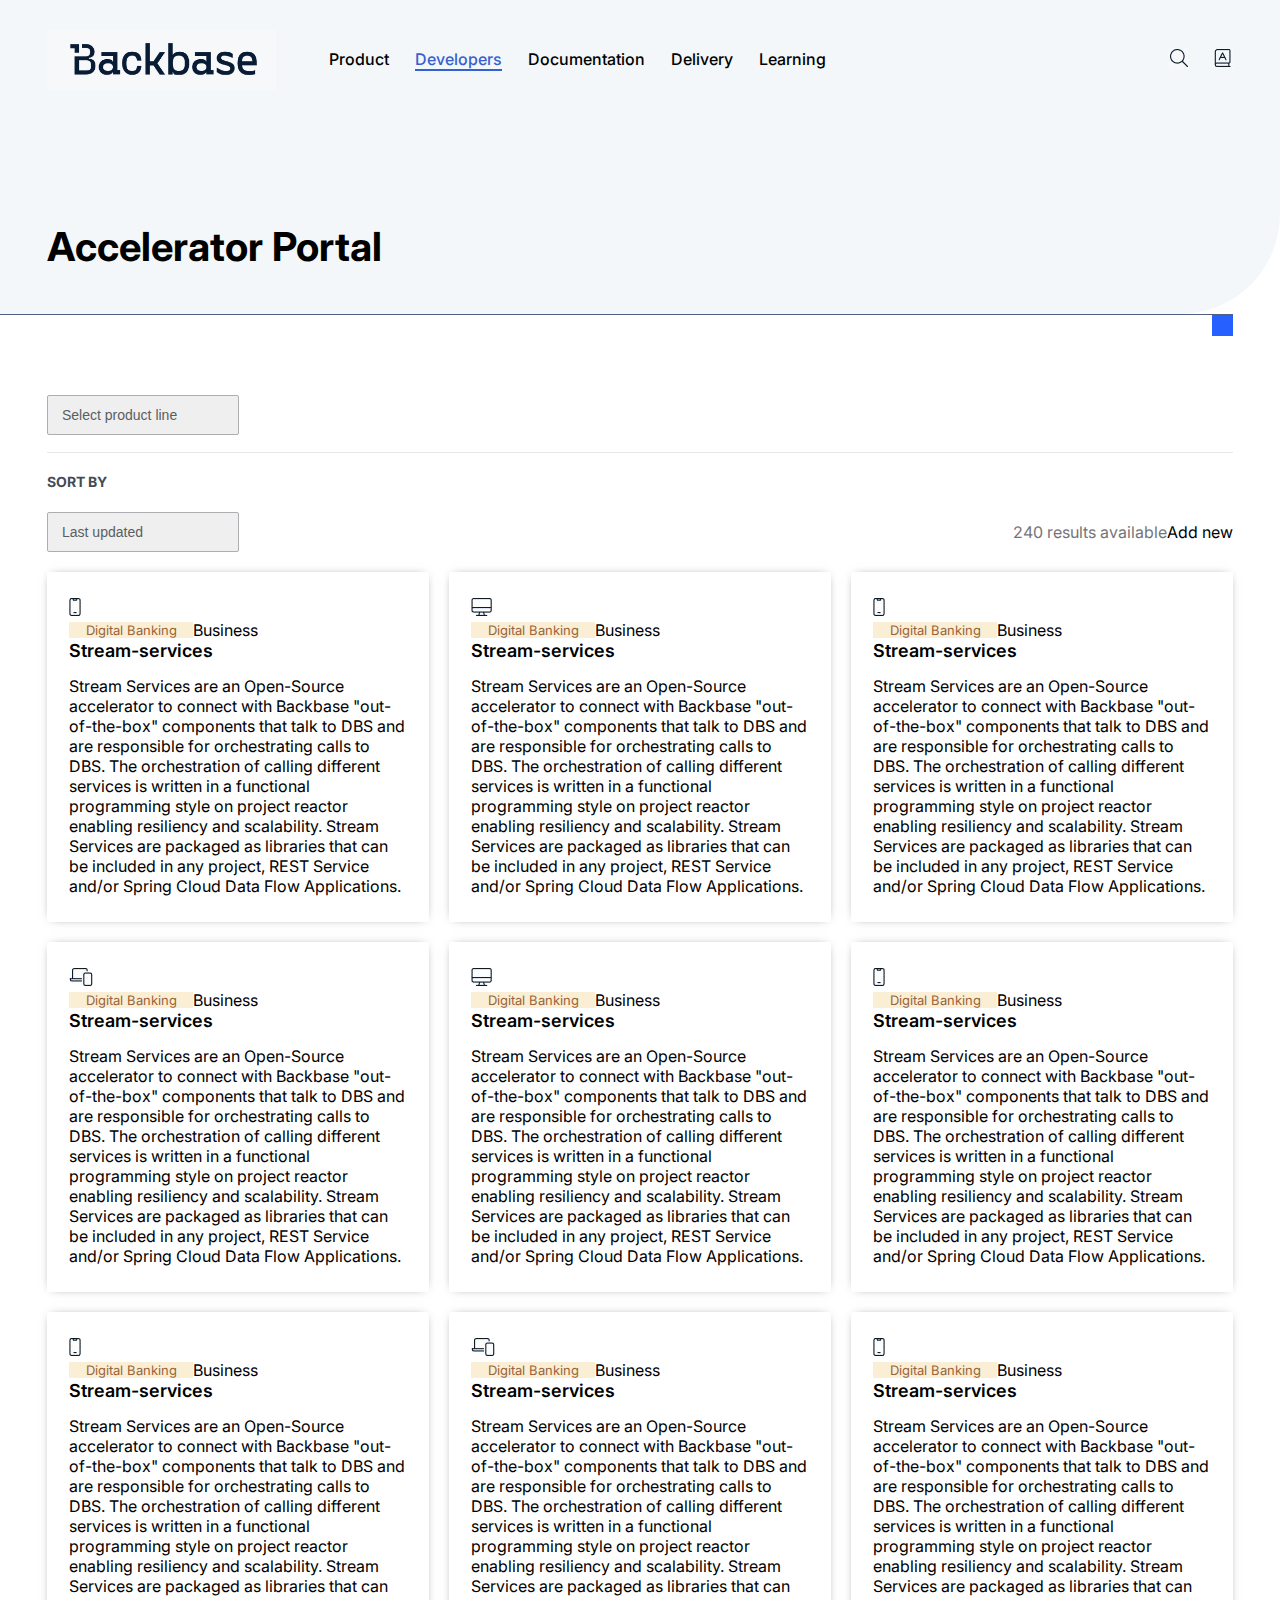
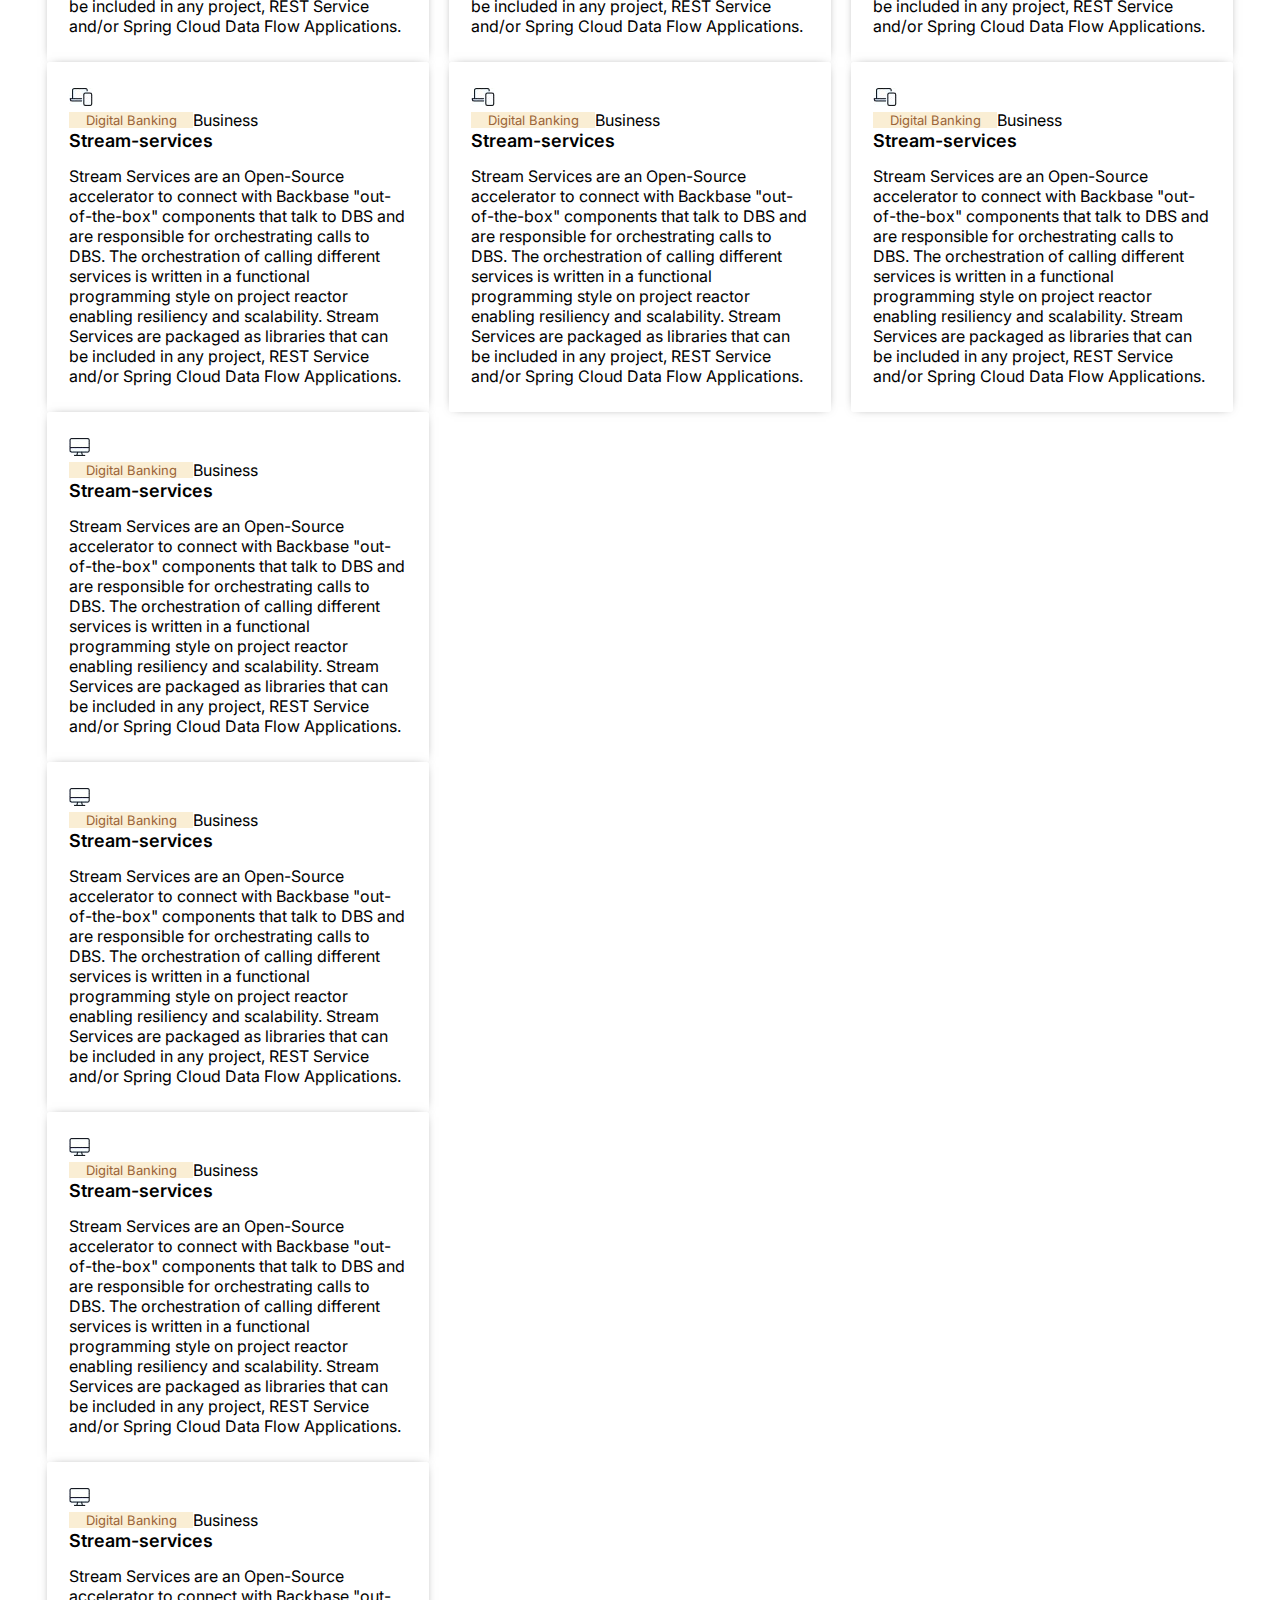
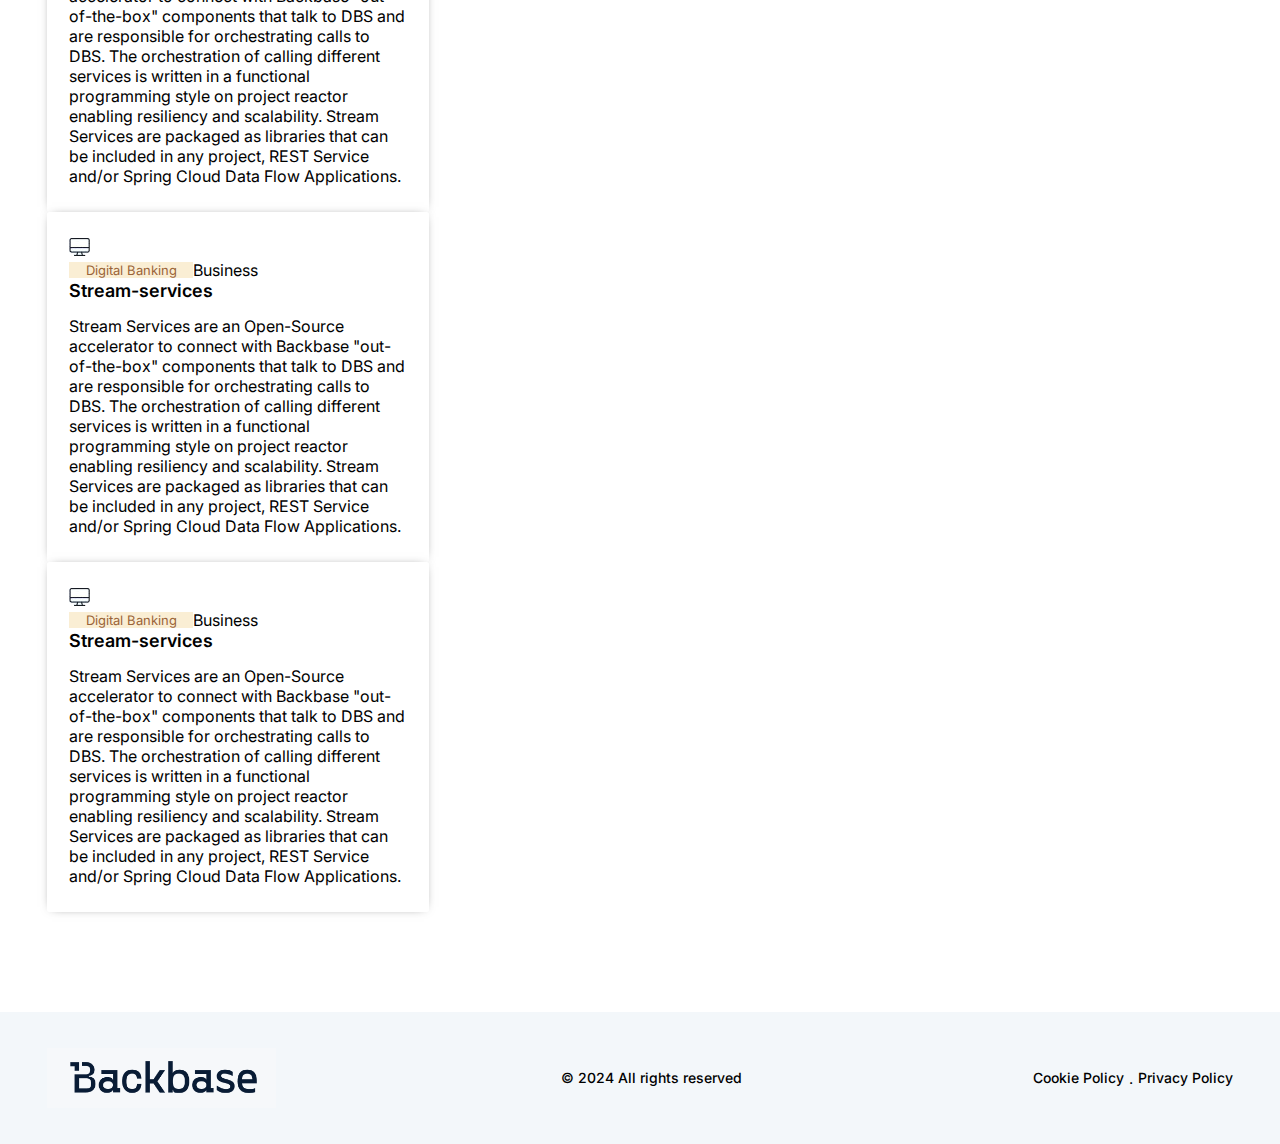
<file: index.html>
<!DOCTYPE html>
<html lang="en">

<head>
    <meta charset="UTF-8">
    <meta name="viewport" content="width= , initial-scale=1.0">
    <link rel="stylesheet" href="./css/style.css">
    <link rel="stylesheet" href="./css/responsive.css">
    <title> ACCELERATOR PORTAL </title>
</head>

<body>

<header>
<div class="container">
<div class="nav">
     <input type="checkbox" id="nav-check">
    <div class="nav-header">
                    <div class="nav-title">
                        <a href="https://www.backbase.com/"><img src="./assets/backbaselogo.png" alt="" /></a>
                    </div>
                </div>
                <div class="nav-btn">
                    <label for="nav-check">
                        <span></span>
                        <span></span>
                        <span></span>
                    </label>
                </div>

                <div class="header-right">
                    <div class="navigation">
                        <ul>
                            <li><a href="#">Product</a></li>
                            <li class="active"><a href="#">Developers</a></li>
                            <li><a href="#">Documentation</a></li>
                            <li><a href="#">Delivery </a></li>
                            <li><a href="#">Learning</a></li>
                        </ul>
                    </div>
                    <div class="header-list">
                        <ul>
                            <li><a href="#"><img src="./images/search-icon.png" alt="" /></a></li>
                            <li><a href="#"><img src="./images/language-icon.png" alt="" /></a></li>
                        </ul>
                    </div>
                </div>
            </div>
        </div>
    </header>
    <section class="banner-sec">
        <div class="container">
            <div class="text-box">
                <h1>Accelerator Portal</h1>
            </div>
        </div>
    </section>
    <section class="accelerator-sec">
        <div class="container">
            <div class="accelerator-inner">
                <div class="accelerator-listing">
                    <select class="form-control">
                        <option class="select">Select product line</option>
                        <option>Digital Banking</option>
                        <option>Digital Onboarding</option>
                        <option>Digital Lending</option>
                        <option>Digital Assist</option>
                        <option>Digital Engage
                        </option>
                    </select>
                </div>
                <div class="portal-sort">
                    <h4>Sort by</h4>
                    <div class="media">
                        <select class="form-control">
                            <option class="selected">Last updated</option>
                            <option>Newest</option>
                            <option>Oldest</option>
                        </select>
                        <ul>
                            <li>
                                <p>240 results available</p>
                            </li>
                            <li>
                                    Add new
                            </li>
                        </ul>
                    </div>
                </div>
                <div id="tab1" class="tab-content active">
                    <div class="portal-detail">
                        <div class="portal-row">
                            <div class="portal-col">
                                <div class="portal-box">
                                    <div class="media">
                                        <span>
                                            <img src="./images/mobile-icon.png" alt="" />
                                        </span>
                                        <ul>
                                            <li>
                                                <div class="status">Digital Banking</div>
                                            </li>
                                            <li>Business</li>
                                        </ul>
                                    </div>
                                    <div class="text-box">
                                        <h4>Stream-services</h4>
                                        <p>Stream Services are an Open-Source accelerator to connect with Backbase "out-of-the-box" components that talk to DBS and are responsible for orchestrating calls to DBS. The orchestration of calling different services is written in a functional programming style on project reactor enabling resiliency and scalability. Stream Services are packaged as libraries that can be included in any project, REST Service and/or Spring Cloud Data Flow Applications.</p>
                                    </div>
                                </div>
                            </div>
                            <div class="portal-col">
                                <div class="portal-box">
                                    <div class="media">
                                        <span>
                                            <img src="./images/web-icon.png" alt="" />
                                        </span>
                                        <ul>
                                            <li>
                                                <div class="status">Digital Banking</div>
                                            </li>
                                            <li>Business</li>
                                        </ul>
                                    </div>
                                    <div class="text-box">
                                        <h4>Stream-services</h4>
                                        <p>Stream Services are an Open-Source accelerator to connect with Backbase "out-of-the-box" components that talk to DBS and are responsible for orchestrating calls to DBS. The orchestration of calling different services is written in a functional programming style on project reactor enabling resiliency and scalability. Stream Services are packaged as libraries that can be included in any project, REST Service and/or Spring Cloud Data Flow Applications.</p>
                                    </div>
                                </div>
                            </div>
                            <div class="portal-col">
                                <div class="portal-box">
                                    <div class="media">
                                        <span>
                                            <img src="./images/mobile-icon.png" alt="" />
                                        </span>
                                        <ul>
                                            <li>
                                                <div class="status">Digital Banking</div>
                                            </li>
                                            <li>Business</li>
                                        </ul>
                                    </div>
                                    <div class="text-box">
                                        <h4>Stream-services</h4>
                                        <p>Stream Services are an Open-Source accelerator to connect with Backbase "out-of-the-box" components that talk to DBS and are responsible for orchestrating calls to DBS. The orchestration of calling different services is written in a functional programming style on project reactor enabling resiliency and scalability. Stream Services are packaged as libraries that can be included in any project, REST Service and/or Spring Cloud Data Flow Applications.</p>
                                    </div>
                                </div>
                            </div>
                            <div class="portal-col">
                                <div class="portal-box">
                                    <div class="media">
                                        <span>
                                            <img src="./images/web&mobile-icon.png" alt="" />
                                        </span>
                                        <ul>
                                            <li>
                                                <div class="status">Digital Banking</div>
                                            </li>
                                            <li>Business</li>
                                        </ul>
                                    </div>
                                    <div class="text-box">
                                        <h4>Stream-services</h4>
                                        <p>Stream Services are an Open-Source accelerator to connect with Backbase "out-of-the-box" components that talk to DBS and are responsible for orchestrating calls to DBS. The orchestration of calling different services is written in a functional programming style on project reactor enabling resiliency and scalability. Stream Services are packaged as libraries that can be included in any project, REST Service and/or Spring Cloud Data Flow Applications.</p>
                                    </div>
                                </div>
                            </div>
                            <div class="portal-col">
                                <div class="portal-box">
                                    <div class="media">
                                        <span>
                                            <img src="./images/web-icon.png" alt="" />
                                        </span>
                                        <ul>
                                            <li>
                                                <div class="status">Digital Banking</div>
                                            </li>
                                            <li>Business</li>
                                        </ul>
                                    </div>
                                    <div class="text-box">
                                        <h4>Stream-services</h4>
                                        <p>Stream Services are an Open-Source accelerator to connect with Backbase "out-of-the-box" components that talk to DBS and are responsible for orchestrating calls to DBS. The orchestration of calling different services is written in a functional programming style on project reactor enabling resiliency and scalability. Stream Services are packaged as libraries that can be included in any project, REST Service and/or Spring Cloud Data Flow Applications.</p>
                                    </div>
                                </div>
                            </div>
                            <div class="portal-col">
                                <div class="portal-box">
                                    <div class="media">
                                        <span>
                                            <img src="./images/mobile-icon.png" alt="" />
                                        </span>
                                        <ul>
                                            <li>
                                                <div class="status">Digital Banking</div>
                                            </li>
                                            <li>Business</li>
                                        </ul>
                                    </div>
                                    <div class="text-box">
                                        <h4>Stream-services</h4>
                                        <p>Stream Services are an Open-Source accelerator to connect with Backbase "out-of-the-box" components that talk to DBS and are responsible for orchestrating calls to DBS. The orchestration of calling different services is written in a functional programming style on project reactor enabling resiliency and scalability. Stream Services are packaged as libraries that can be included in any project, REST Service and/or Spring Cloud Data Flow Applications.</p>
                                    </div>
                                </div>
                            </div>
                            <div class="portal-col">
                                <div class="portal-box">
                                    <div class="media">
                                        <span>
                                            <img src="./images/mobile-icon.png" alt="" />
                                        </span>
                                        <ul>
                                            <li>
                                                <div class="status">Digital Banking</div>
                                            </li>
                                            <li>Business</li>
                                        </ul>
                                    </div>
                                    <div class="text-box">
                                        <h4>Stream-services</h4>
                                        <p>Stream Services are an Open-Source accelerator to connect with Backbase "out-of-the-box" components that talk to DBS and are responsible for orchestrating calls to DBS. The orchestration of calling different services is written in a functional programming style on project reactor enabling resiliency and scalability. Stream Services are packaged as libraries that can be included in any project, REST Service and/or Spring Cloud Data Flow Applications.</p>
                                    </div>
                                </div>
                            </div>
                            <div class="portal-col">
                                <div class="portal-box">
                                    <div class="media">
                                        <span>
                                            <img src="./images/web&mobile-icon.png" alt="" />
                                        </span>
                                        <ul>
                                            <li>
                                                <div class="status">Digital Banking</div>
                                            </li>
                                            <li>Business</li>
                                        </ul>
                                    </div>
                                    <div class="text-box">
                                        <h4>Stream-services</h4>
                                        <p>Stream Services are an Open-Source accelerator to connect with Backbase "out-of-the-box" components that talk to DBS and are responsible for orchestrating calls to DBS. The orchestration of calling different services is written in a functional programming style on project reactor enabling resiliency and scalability. Stream Services are packaged as libraries that can be included in any project, REST Service and/or Spring Cloud Data Flow Applications.</p>
                                    </div>
                                </div>
                            </div>
                            <div class="portal-col">
                                <div class="portal-box">
                                    <div class="media">
                                        <span>
                                            <img src="./images/mobile-icon.png" alt="" />
                                        </span>
                                        <ul>
                                            <li>
                                                <div class="status">Digital Banking</div>
                                            </li>
                                            <li>Business</li>
                                        </ul>
                                    </div>
                                    <div class="text-box">
                                        <h4>Stream-services</h4>
                                        <p>Stream Services are an Open-Source accelerator to connect with Backbase "out-of-the-box" components that talk to DBS and are responsible for orchestrating calls to DBS. The orchestration of calling different services is written in a functional programming style on project reactor enabling resiliency and scalability. Stream Services are packaged as libraries that can be included in any project, REST Service and/or Spring Cloud Data Flow Applications.</p>
                                    </div>
                                </div>
                            </div>
                        </div>
                    </div>
                </div>
                <div id="tab2" class="tab-content">
                    <div class="portal-detail">
                        <div class="portal-row">
                            <div class="portal-col">
                                <div class="portal-box">
                                    <div class="media">
                                        <span>
                                            <img src="./images/web&mobile-icon.png" alt="" />
                                        </span>
                                        <ul>
                                            <li>
                                                <div class="status">Digital Banking</div>
                                            </li>
                                            <li>Business</li>
                                        </ul>
                                    </div>
                                    <div class="text-box">
                                        <h4>Stream-services</h4>
                                        <p>Stream Services are an Open-Source accelerator to connect with Backbase "out-of-the-box" components that talk to DBS and are responsible for orchestrating calls to DBS. The orchestration of calling different services is written in a functional programming style on project reactor enabling resiliency and scalability. Stream Services are packaged as libraries that can be included in any project, REST Service and/or Spring Cloud Data Flow Applications.</p>
                                    </div>
                                </div>
                            </div>
                            <div class="portal-col">
                                <div class="portal-box">
                                    <div class="media">
                                        <span>
                                            <img src="./images/web&mobile-icon.png" alt="" />
                                        </span>
                                        <ul>
                                            <li>
                                                <div class="status">Digital Banking</div>
                                            </li>
                                            <li>Business</li>
                                        </ul>
                                    </div>
                                    <div class="text-box">
                                        <h4>Stream-services</h4>
                                        <p>Stream Services are an Open-Source accelerator to connect with Backbase "out-of-the-box" components that talk to DBS and are responsible for orchestrating calls to DBS. The orchestration of calling different services is written in a functional programming style on project reactor enabling resiliency and scalability. Stream Services are packaged as libraries that can be included in any project, REST Service and/or Spring Cloud Data Flow Applications.</p>
                                    </div>
                                </div>
                            </div>
                            <div class="portal-col">
                                <div class="portal-box">
                                    <div class="media">
                                        <span>
                                            <img src="./images/web&mobile-icon.png" alt="" />
                                        </span>
                                        <ul>
                                            <li>
                                                <div class="status">Digital Banking</div>
                                            </li>
                                            <li>Business</li>
                                        </ul>
                                    </div>
                                    <div class="text-box">
                                        <h4>Stream-services</h4>
                                        <p>Stream Services are an Open-Source accelerator to connect with Backbase "out-of-the-box" components that talk to DBS and are responsible for orchestrating calls to DBS. The orchestration of calling different services is written in a functional programming style on project reactor enabling resiliency and scalability. Stream Services are packaged as libraries that can be included in any project, REST Service and/or Spring Cloud Data Flow Applications.</p>
                                    </div>
                                </div>
                            </div>
                        </div>
                    </div>
                </div>
                <div id="tab3" class="tab-content">
                    <div class="portal-detail">
                        <div class="portal-row">
                            <div class="portal-col">
                                <div class="portal-box">
                                    <div class="media">
                                        <span>
                                            <img src="./images/web-icon.png" alt="" />
                                        </span>
                                        <ul>
                                            <li>
                                                <div class="status">Digital Banking</div>
                                            </li>
                                            <li>Business</li>
                                        </ul>
                                    </div>
                                    <div class="text-box">
                                        <h4>Stream-services</h4>
                                        <p>Stream Services are an Open-Source accelerator to connect with Backbase "out-of-the-box" components that talk to DBS and are responsible for orchestrating calls to DBS. The orchestration of calling different services is written in a functional programming style on project reactor enabling resiliency and scalability. Stream Services are packaged as libraries that can be included in any project, REST Service and/or Spring Cloud Data Flow Applications.</p>
                                    </div>
                            </div>
                            <div class="portal-col">
                                <div class="portal-box">
                                    <div class="media">
                                        <span>
                                            <img src="./images/web-icon.png" alt="" />
                                        </span>
                                        <ul>
                                            <li>
                                                <div class="status">Digital Banking</div>
                                            </li>
                                            <li>Business</li>
                                        </ul>
                                    </div>
                                    <div class="text-box">
                                        <h4>Stream-services</h4>
                                        <p>Stream Services are an Open-Source accelerator to connect with Backbase "out-of-the-box" components that talk to DBS and are responsible for orchestrating calls to DBS. The orchestration of calling different services is written in a functional programming style on project reactor enabling resiliency and scalability. Stream Services are packaged as libraries that can be included in any project, REST Service and/or Spring Cloud Data Flow Applications.</p>
                                </div>
                            </div>
                            <div class="portal-col">
                                <div class="portal-box">
                                    <div class="media">
                                        <span>
                                            <img src="./images/web-icon.png" alt="" />
                                        </span>
                                        <ul>
                                            <li>
                                                <div class="status">Digital Banking</div>
                                            </li>
                                            <li>Business</li>
                                        </ul>
                                    </div>
                                    <div class="text-box">
                                        <h4>Stream-services</h4>
                                        <p>Stream Services are an Open-Source accelerator to connect with Backbase "out-of-the-box" components that talk to DBS and are responsible for orchestrating calls to DBS. The orchestration of calling different services is written in a functional programming style on project reactor enabling resiliency and scalability. Stream Services are packaged as libraries that can be included in any project, REST Service and/or Spring Cloud Data Flow Applications.</p>
                                    </div>
                                </div>
                            </div>
                            <div class="portal-col">
                                <div class="portal-box">
                                    <div class="media">
                                        <span>
                                            <img src="./images/web-icon.png" alt="" />
                                        </span>
                                        <ul>
                                            <li>
                                                <div class="status">Digital Banking</div>
                                            </li>
                                            <li>Business</li>
                                        </ul>
                                    </div>
                                    <div class="text-box">
                                        <h4>Stream-services</h4>
                                        <p>Stream Services are an Open-Source accelerator to connect with Backbase "out-of-the-box" components that talk to DBS and are responsible for orchestrating calls to DBS. The orchestration of calling different services is written in a functional programming style on project reactor enabling resiliency and scalability. Stream Services are packaged as libraries that can be included in any project, REST Service and/or Spring Cloud Data Flow Applications.</p>
                                    </div>
                                </div>
                            </div>
                            <div class="portal-col">
                                <div class="portal-box">
                                    <div class="media">
                                        <span>
                                            <img src="./images/web-icon.png" alt="" />
                                        </span>
                                        <ul>
                                            <li>
                                                <div class="status">Digital Banking</div>
                                            </li>
                                            <li>Business</li>
                                        </ul>
                                    </div>
                                    <div class="text-box">
                                        <h4>Stream-services</h4>
                                        <p>Stream Services are an Open-Source accelerator to connect with Backbase "out-of-the-box" components that talk to DBS and are responsible for orchestrating calls to DBS. The orchestration of calling different services is written in a functional programming style on project reactor enabling resiliency and scalability. Stream Services are packaged as libraries that can be included in any project, REST Service and/or Spring Cloud Data Flow Applications.</p>
                                    </div>
                                </div>
                            </div>
                            <div class="portal-col">
                                <div class="portal-box">
                                    <div class="media">
                                        <span>
                                            <img src="./images/web-icon.png" alt="" />
                                        </span>
                                        <ul>
                                            <li>
                                                <div class="status">Digital Banking</div>
                                            </li>
                                            <li>Business</li>
                                        </ul>
                                    </div>
                                    <div class="text-box">
                                        <h4>Stream-services</h4>
                                        <p>Stream Services are an Open-Source accelerator to connect with Backbase "out-of-the-box" components that talk to DBS and are responsible for orchestrating calls to DBS. The orchestration of calling different services is written in a functional programming style on project reactor enabling resiliency and scalability. Stream Services are packaged as libraries that can be included in any project, REST Service and/or Spring Cloud Data Flow Applications.</p>
                                    </div>
                                </div>
                            </div>
                        </div>
                    </div>
                </div>
                </div>
            </div>
        </div>
    </section>

    <footer>
        <div class="container">
            <div class="footer-inner">
                <div class="nav-title">
                    <a href="https://www.backbase.com/"><img src="./assets/backbaselogo.png" alt="" /></a>
                </div>
                <p>&copy; 2024 All rights reserved</p>
                <ul>
                    <li><a href="https://www.backbase.com/privacy-policy">Cookie Policy</a></li>
                    <li>.</li>
                    <li><a href="https://www.backbase.com/privacy-policy">Privacy Policy</a></li>
                </ul>
            </div>
        </div>
    </footer>
</file>
<file: css/style.css>
@import url('https://fonts.googleapis.com/css2?family=Inter:wght@300;400;500;600;700;800;900&display=swap');

* {
    margin: 0;
    padding: 0;
    box-sizing: border-box;
}

body {
    font-family: 'Inter', sans-serif;

}



h1,
h2,
h3,
h4,
h5,
h6 {
    margin: 0;
    padding: 0;
}

a {
    text-decoration: none;
    transition: all 0.5s ease-in-out;
}


ul,
ol {
    margin: 0;
    padding: 0;
    list-style: none;
}

ul li {
    list-style: none;
}

p {
    margin: 0;
    padding: 0;
}


img {
    border-style: none;
    display: inline-block;
    max-width: 100%;
    height: auto;
}

.container {
    max-width: 1218px;
    width: 100%;
    margin: 0 auto;
    padding: 0 16px;
}

/**** header ****/

header {
    padding: 30px 0;
    position: absolute;
    left: 0;
    width: 100%;
    z-index: 1;
    top: 0;
}

.nav {
    height: auto;
    width: 100%;
    position: relative;
    display: flex;
    align-items: center;
}

.nav>.nav-header {
    display: flex;
    align-items: center;
}

.nav-title a {
    display: flex;
    align-items: center;
}

.nav-title img {
    height: 60px;
}

.nav>.nav-btn {
    display: none;
}

.header-right {
    flex: 1;
    width: 100%;
    display: flex;
    align-items: center;
    justify-content: space-between;
    padding-left: 40px;
}

.navigation ul {
    display: flex;
    align-items: center;
}

.navigation ul li {
    padding: 0 13px;
}

.navigation ul li a {
    color: #000;
    font-size: 16px;
    font-weight: 500;
    display: flex;
    align-items: center;
    justify-content: center;
    border-bottom: 2px solid transparent;
}

.navigation ul li.active a {
    color: #3560d1;
    border-color: #3560d1;
}

.nav>.nav-links>a {
    display: inline-block;
    padding: 13px 10px 13px 10px;
    text-decoration: none;
    color: #efefef;
}

.nav>.nav-links>a:hover {
    background-color: rgba(0, 0, 0, 0.3);
}

.nav>#nav-check {
    display: none;
}

.header-list ul {
    display: flex;
    align-items: center;
}

.header-list ul li {
    margin-left: 24px;
}

.header-list ul li:first-child {
    margin: 0;
}


/***** BANNER SEC *****/
.banner-sec {
    background-color: #f3f7fa;
    padding: 222px 0 43px;
    border-radius: 0 0px 100px 0px;
}

.banner-sec .text-box h1 {
    color: #000;
    font-size: 40px;
    font-weight: bold;
}

/***** ACCELERATOR SE  ******/

.accelerator-sec{
    padding-bottom: 100px;
}

.accelerator-inner {
    border-top: 1px solid #506081;
    position: relative;
}

.accelerator-inner::after {
    position: absolute;
    content: "";
    left: -100%;
    top: -1px;
    width: 100%;
    height: 1px;
    background-color: #506081;
}

.accelerator-inner::before {
    position: absolute;
    content: "";
    right: 0;
    top: 0;
    width: 21px;
    height: 21px;
    background-color: #2660ff;
}

.accelerator-listing {
    display: flex;
    align-items: center;
    justify-content: space-between;
    border-bottom: 1px solid #e7e7e9;
    padding-bottom: 17px;
    padding-top: 80px;
}

.form-control {
    border: 1px solid #adaeb2;
    border-radius: 2px;
    height: 40px;
    color: #595e62;
    width: 192px;
    font-weight: 400;
    font-size: 14px;
    padding-left: 14px;
    background-size: 10px;

    appearance: none;
}

.accelerator-listing ul {
    display: flex;
    align-items: center;
}

.accelerator-listing ul li {
    margin-left: 9px;
}

.accelerator-listing ul li a {
    display: flex;
    align-items: center;
    border: 1px solid #4f6479;
    border-radius: 2px;
    color: #2660ff;
    font-weight: 600;
    font-size: 16px;
    height: 38px;
    padding: 0 16px;
}



.portal-sort {
    padding: 20px 0;
}

.portal-sort h4 {
    text-transform: uppercase;
    font-size: 14px;
    color: #444b55;
    font-weight: 700;
    padding-bottom: 22px;
}
.portal-sort .media {
    display: flex;
    align-items: center;
    justify-content: space-between;
}
.portal-sort .media ul {
    display: flex;
    align-items: center;
}

.portal-sort .media ul li p {
    color: #747579;
    font-weight: normal;
    font-size: 16px;
}

.add-btn {
    display: flex;
    align-items: center;
    justify-content: center;
    background-color: #2660ff;
    border: 1px solid #2660ff;
    width: 134px;
    height: 40px;
    display: flex;
    align-items: center;
    justify-content: center;
    font-weight: 500;
    font-size: 14px;
    color: #fff;
    margin-left: 25px;
    border-radius: 2px;
}

/***** PORTAL DETAIL  ******/
.portal-row{
    display: grid;
    grid-template-columns: 4fr 4fr 4fr; 
    grid-gap: 20px; 
}
.portal-col{  
    width: 100%;
}
.portal-box{
    background-color: #fff;
    border-radius: 2px;
    box-shadow: 0px 0px 10px -5px rgba(0,0,0,0.61);
    padding: 26px 22px;
}

.portal-box .media ul{
    display: flex;
    align-items: center;
}
.status{
    background-color: #faeed4;
    display: flex;
    align-items: center;
    justify-content: center;
    color: #9a6438;
    font-size: 13px;
    width: 124px;

}

.portal-box .text-box h4{
    font-size: 18px;
    color: #000;
    margin-bottom: 15px;
    font-weight: 600;
}

/***** FOOTER *****/
footer {
    background-color: #f3f7fa;
    padding: 36px 0;
}
.footer-inner{
    display: flex;
    align-items: center;
    justify-content: space-between;
}
.footer-inner p{
    color: #000;
    font-size: 14px;
    font-weight: 500;
    line-height: 1;
}
.footer-inner ul{
    display: flex;
    align-items: center;
}
.footer-inner ul li{
    color: #000;
    font-size: 14px;
    font-weight: 500;
}
.footer-inner ul li{
    margin-left: 5px;
}
.footer-inner ul li a{
    color: #000;
    font-size: 14px;
    font-weight: 500;
    display: flex;
    align-items: center;
    line-height: 1;
}
</file>
<file: css/responsive.css>
@media (max-width: 991px) {
    .navigation ul li a {
        font-size: 14px;
    }

    .nav-title img {
        height: 46px;
    }

    .portal-row {
        grid-template-columns: 6fr 6fr;
    }
}

@media (max-width: 767px) {
    .nav>.nav-btn {
        display: inline-block;
        position: absolute;
        right: 0px;
        top: 50%;
        transform: translate(0, -50%);
    }

    
    .nav>.nav-btn>label>span {
        display: block;
        width: 25px;
        height: 3px;
        margin-bottom: 5px;
        background-color: #2660ff;
        border-radius: 10px;
    }

    .nav>.header-right .navigation {
        position: absolute;
        display: block;
        width: 100%;
        background-color: #f3f7fa;
        height: 0px;
        overflow-y: hidden;
        top: 46px;
        padding: 0;
        left: 0px;
    }
    .navigation ul {
      padding: 20px 20px;
    }
    .navigation ul li a {
      font-size: 14px;
      display: inline-flex;
      padding: 10px 5px;
  }
    .nav>.nav-links>a {
        display: block;
        width: 100%;
    }

    
    .nav>#nav-check:checked~.header-right .navigation {
      height: auto;
      overflow-y: auto;
     
    }

    .navigation ul li {
        padding: 0;
        width: 100%;
    }


    .header-right {
        justify-content: end;
        padding-right: 40px;
    }

    .banner-sec .text-box h1 {
        font-size: 24px;
    }

    .accelerator-listing ul {
        margin-bottom: 20px;
        justify-content: center;
        width: 100%;
    }

    .portal-box {
        padding: 20px 15px;
    }

    .portal-box .media ul li {
        font-size: 12px;
    }

    .status {
        height: 22px;
        font-size: 12px;
        width: 110px;
    }
    .accelerator-sec {
        padding-bottom: 50px;
    }

    footer {
        padding: 20px 0;
    }
}
</file>
